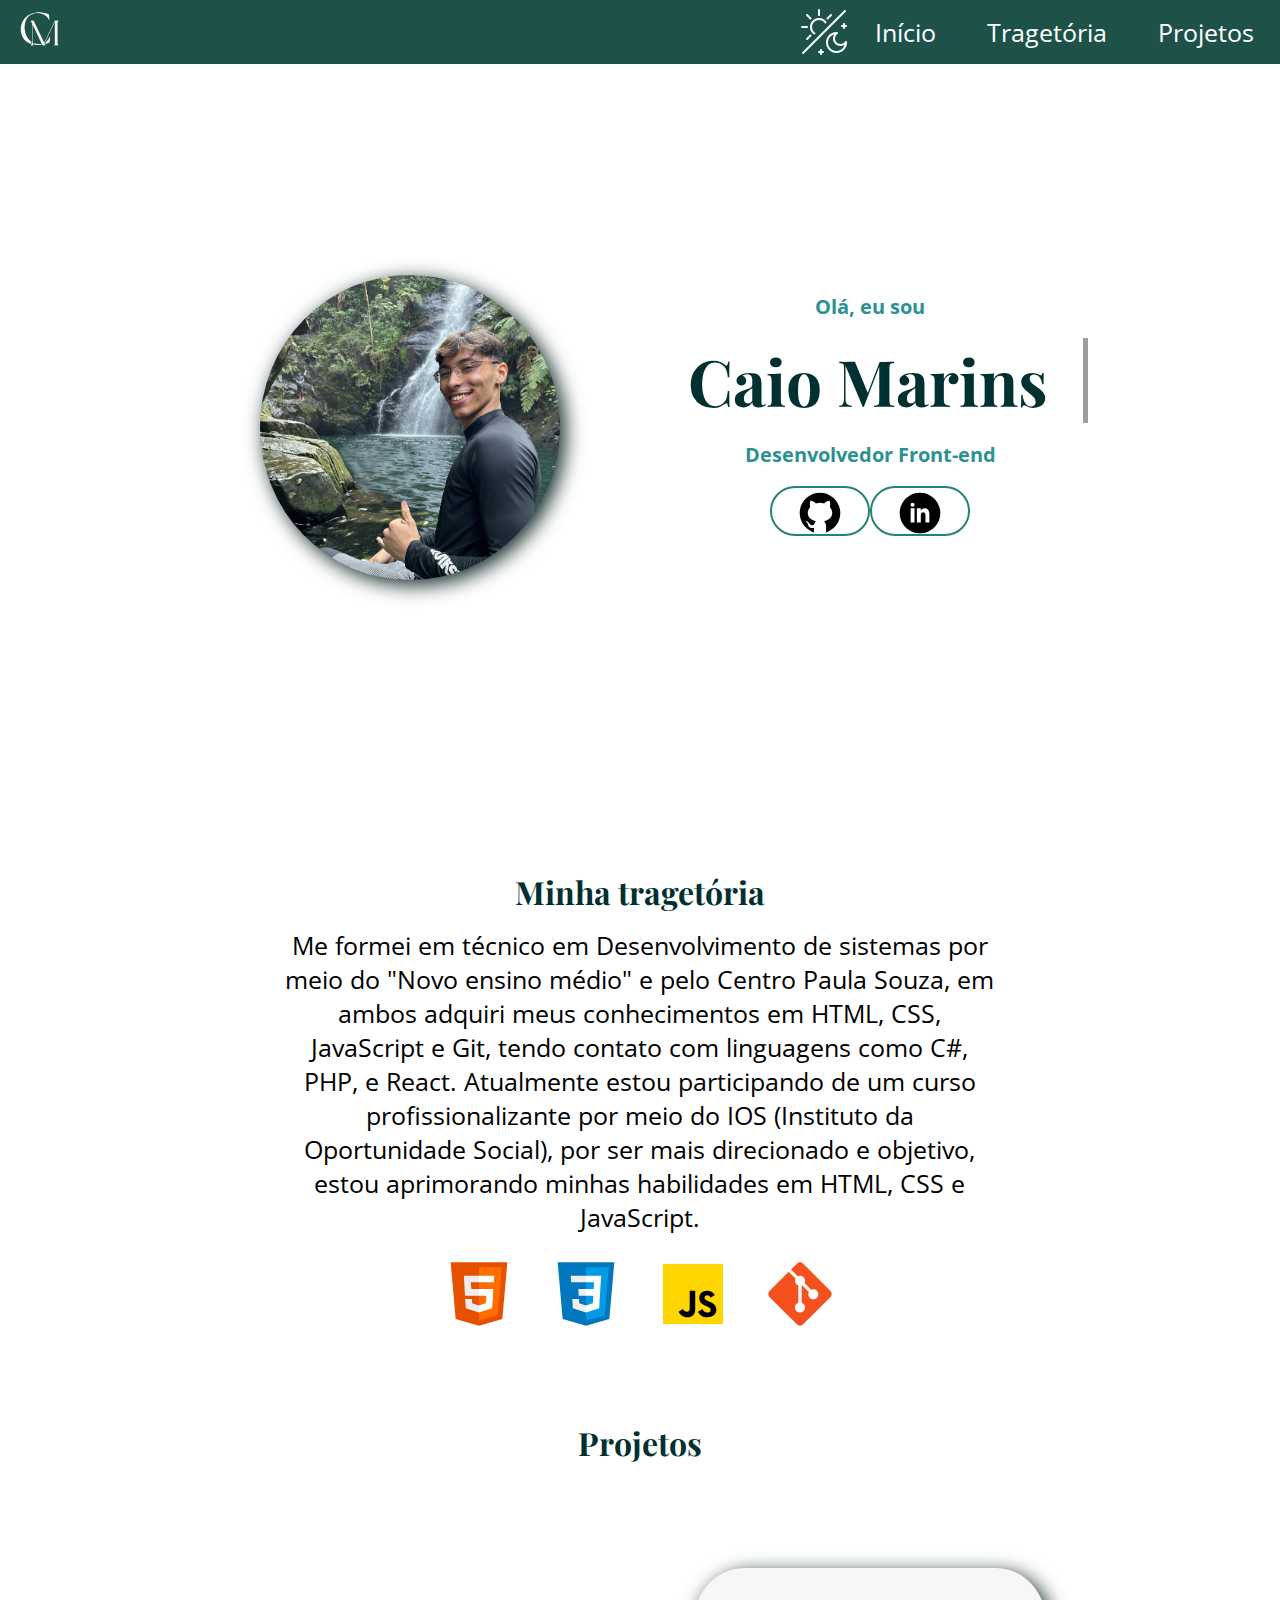
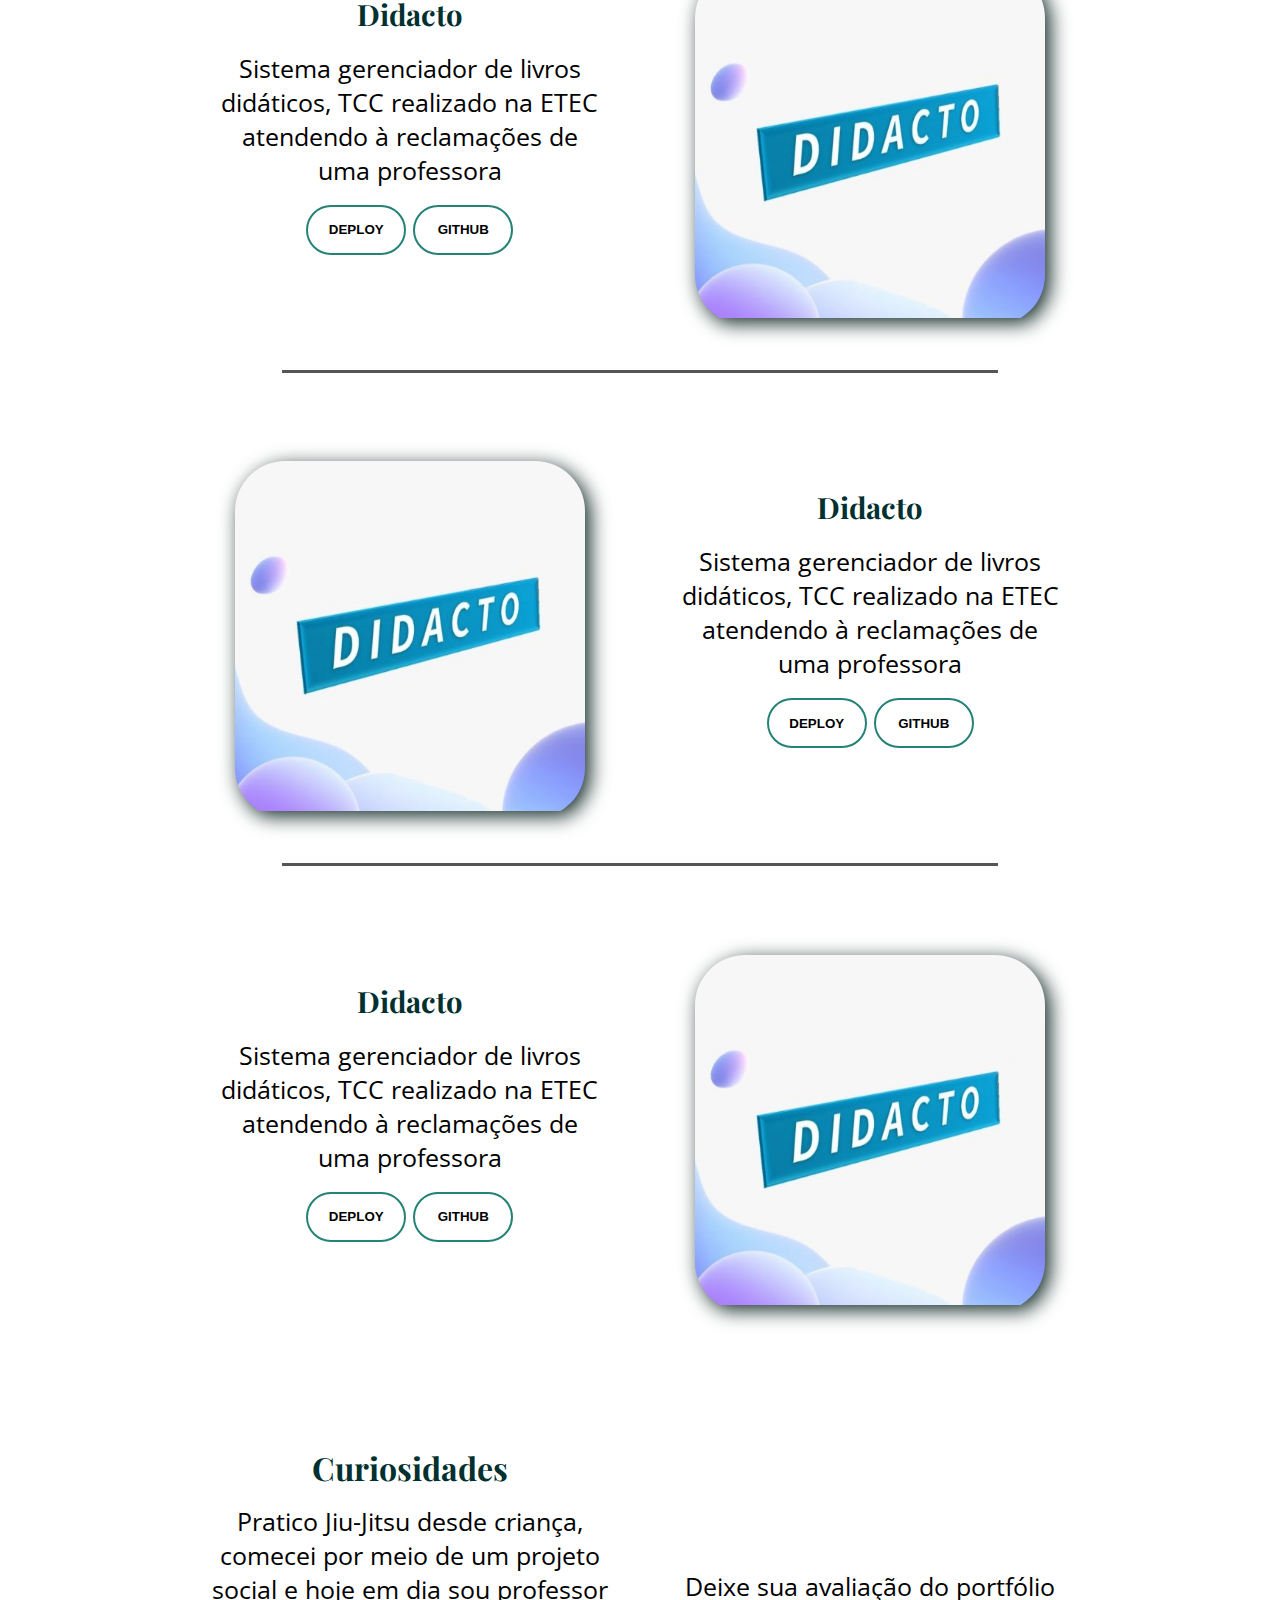
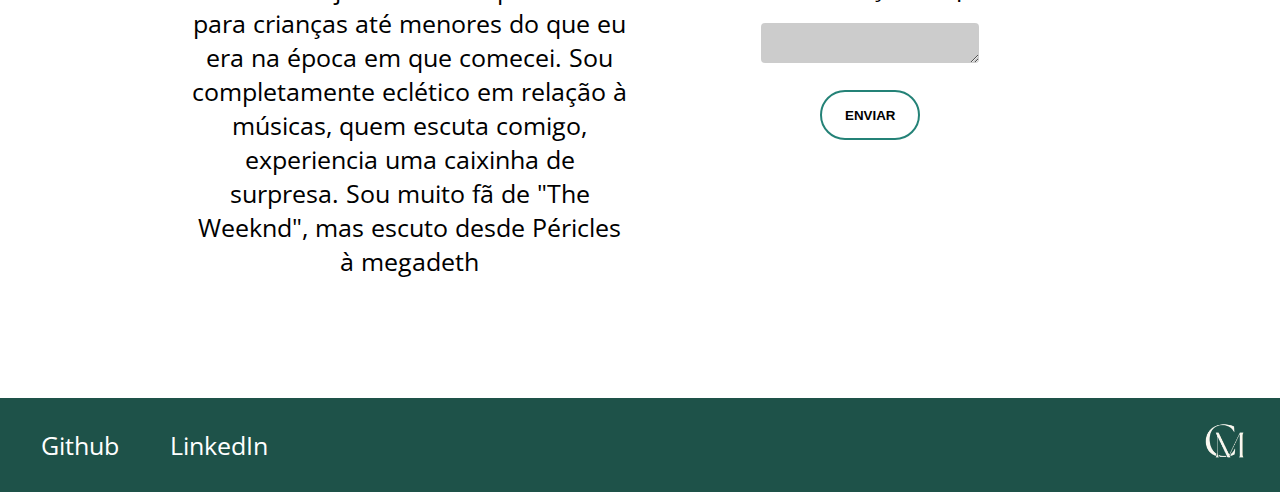
<file: index.html>
<!DOCTYPE html>
<html lang="pt-br">

<head>
    <meta charset="UTF-8">
    <meta name="viewport" content="width=device-width, initial-scale=1.0">
    <title>Caio Marins</title>
    <link rel="stylesheet" href="./css/style.css">
    <link rel="stylesheet" href="./css/mediaquery.css">
    
</head>

<body class="light-mode">
    <header id="home">
        <nav>
            
            <a href="./index.html"><img src="./img/logo.png" class="logo" alt="logo"></a>
            <ul>
                <img src="./img/icons8-dia-e-noite-50.png" id="toggle-dark-mode" alt="icone de mudar tema">
                <li><a href="#home">Início</a></li>
                <li><a href="#tragetoria">Tragetória</a></li>
                <li><a href="#projetos">Projetos</a></li>
                
            </ul>
        </nav>
    </header>
    <main>
        <div class="foto">
            <!-- primeiro quadrante do  grid -->
            <img src="./img/caio.png" alt="foto">
        </div>
        <section id="sobreMim">
            <!-- segundo quadrante do  grid -->
            <p class="dev">Olá, eu sou</p>
            <h1 class="cursor">Caio Marins</h1>
            <p class="dev">Desenvolvedor Front-end
            </p>
            <div id="botoes">
                <button>
                    <a href="https://github.com/CaioMarinss" target="_blank"><svg xmlns="http://www.w3.org/2000/svg" x="0px"
                            y="0px" width="50px" height="50px" viewBox="0 0 64 64">
                            <path
                                d="M32 6C17.641 6 6 17.641 6 32c0 12.277 8.512 22.56 19.955 25.286-.592-.141-1.179-.299-1.755-.479V50.85c0 0-.975.325-2.275.325-3.637 0-5.148-3.245-5.525-4.875-.229-.993-.827-1.934-1.469-2.509-.767-.684-1.126-.686-1.131-.92-.01-.491.658-.471.975-.471 1.625 0 2.857 1.729 3.429 2.623 1.417 2.207 2.938 2.577 3.721 2.577.975 0 1.817-.146 2.397-.426.268-1.888 1.108-3.57 2.478-4.774-6.097-1.219-10.4-4.716-10.4-10.4 0-2.928 1.175-5.619 3.133-7.792C19.333 23.641 19 22.494 19 20.625c0-1.235.086-2.751.65-4.225 0 0 3.708.026 7.205 3.338C28.469 19.268 30.196 19 32 19s3.531.268 5.145.738c3.497-3.312 7.205-3.338 7.205-3.338.567 1.474.65 2.99.65 4.225 0 2.015-.268 3.19-.432 3.697C46.466 26.475 47.6 29.124 47.6 32c0 5.684-4.303 9.181-10.4 10.4 1.628 1.43 2.6 3.513 2.6 5.85v8.557c-.576.181-1.162.338-1.755.479C49.488 54.56 58 44.277 58 32 58 17.641 46.359 6 32 6zM33.813 57.93C33.214 57.972 32.61 58 32 58 32.61 58 33.213 57.971 33.813 57.93zM37.786 57.346c-1.164.265-2.357.451-3.575.554C35.429 57.797 36.622 57.61 37.786 57.346zM32 58c-.61 0-1.214-.028-1.813-.07C30.787 57.971 31.39 58 32 58zM29.788 57.9c-1.217-.103-2.411-.289-3.574-.554C27.378 57.61 28.571 57.797 29.788 57.9z">
                            </path>
                        </svg></a>
                </button>
                <button>
                    <a href="https://www.linkedin.com/in/caio-marins-247633265/" target="_blank">
                        <svg xmlns="http://www.w3.org/2000/svg" x="0px" y="0px" width="50" height="50" viewBox="0 0 64 64">
                            <path
                                d="M32,6C17.641,6,6,17.641,6,32c0,14.359,11.641,26,26,26s26-11.641,26-26C58,17.641,46.359,6,32,6z M25,44h-5V26h5V44z M22.485,24h-0.028C20.965,24,20,22.888,20,21.499C20,20.08,20.995,19,22.514,19c1.521,0,2.458,1.08,2.486,2.499 C25,22.887,24.035,24,22.485,24z M44,44h-5v-9c0-3-1.446-4-3-4c-1.445,0-3,1-3,4v9h-5V26h5v3c0.343-0.981,1.984-3,5-3c4,0,6,3,6,8 V44z">
                            </path>
                        </svg>
                    </a>
                </button>
            </div>

        </section>
        <section id="tragetoria">
            <h2>Minha tragetória</h2>
            <p>Me formei em técnico em Desenvolvimento de sistemas por meio do "Novo ensino médio" e pelo Centro Paula
                Souza, em ambos adquiri meus conhecimentos em HTML, CSS, JavaScript e Git, tendo contato com
                linguagens como C#, PHP, e React.
                Atualmente estou participando de um curso profissionalizante por meio do IOS (Instituto da Oportunidade
                Social), por ser mais direcionado e objetivo, estou aprimorando minhas habilidades em
                HTML, CSS e JavaScript.</p>
            <div class="linguagens">
                <svg xmlns="http://www.w3.org/2000/svg" x="0px" y="0px" width="80" height="80" viewBox="0 0 48 48" class="zoom">
                    <path fill="#E65100" d="M41,5H7l3,34l14,4l14-4L41,5L41,5z"></path>
                    <path fill="#FF6D00" d="M24 8L24 39.9 35.2 36.7 37.7 8z"></path>
                    <path fill="#FFF"
                        d="M24,25v-4h8.6l-0.7,11.5L24,35.1v-4.2l4.1-1.4l0.3-4.5H24z M32.9,17l0.3-4H24v4H32.9z"></path>
                    <path fill="#EEE"
                        d="M24,30.9v4.2l-7.9-2.6L15.7,27h4l0.2,2.5L24,30.9z M19.1,17H24v-4h-9.1l0.7,12H24v-4h-4.6L19.1,17z">
                    </path>
                </svg>
                <svg xmlns="http://www.w3.org/2000/svg" x="0px" y="0px" width="80" height="80" viewBox="0 0 48 48" class="zoom">
                    <path fill="#0277BD" d="M41,5H7l3,34l14,4l14-4L41,5L41,5z"></path>
                    <path fill="#039BE5" d="M24 8L24 39.9 35.2 36.7 37.7 8z"></path>
                    <path fill="#FFF"
                        d="M33.1 13L24 13 24 17 28.9 17 28.6 21 24 21 24 25 28.4 25 28.1 29.5 24 30.9 24 35.1 31.9 32.5 32.6 21 32.6 21z">
                    </path>
                    <path fill="#EEE"
                        d="M24,13v4h-8.9l-0.3-4H24z M19.4,21l0.2,4H24v-4H19.4z M19.8,27h-4l0.3,5.5l7.9,2.6v-4.2l-4.1-1.4L19.8,27z">
                    </path>
                </svg>
                <svg xmlns="http://www.w3.org/2000/svg" x="0px" y="0px" width="80" height="80" viewBox="0 0 48 48" class="zoom">
                    <path fill="#ffd600" d="M6,42V6h36v36H6z"></path>
                    <path fill="#000001"
                        d="M29.538 32.947c.692 1.124 1.444 2.201 3.037 2.201 1.338 0 2.04-.665 2.04-1.585 0-1.101-.726-1.492-2.198-2.133l-.807-.344c-2.329-.988-3.878-2.226-3.878-4.841 0-2.41 1.845-4.244 4.728-4.244 2.053 0 3.528.711 4.592 2.573l-2.514 1.607c-.553-.988-1.151-1.377-2.078-1.377-.946 0-1.545.597-1.545 1.377 0 .964.6 1.354 1.985 1.951l.807.344C36.452 29.645 38 30.839 38 33.523 38 36.415 35.716 38 32.65 38c-2.999 0-4.702-1.505-5.65-3.368L29.538 32.947zM17.952 33.029c.506.906 1.275 1.603 2.381 1.603 1.058 0 1.667-.418 1.667-2.043V22h3.333v11.101c0 3.367-1.953 4.899-4.805 4.899-2.577 0-4.437-1.746-5.195-3.368L17.952 33.029z">
                    </path>
                </svg>
                <svg xmlns="http://www.w3.org/2000/svg" x="0px" y="0px" width="80" height="80" viewBox="0 0 48 48" class="zoom">
                    <path fill="#F4511E"
                        d="M42.2,22.1L25.9,5.8C25.4,5.3,24.7,5,24,5c0,0,0,0,0,0c-0.7,0-1.4,0.3-1.9,0.8l-3.5,3.5l4.1,4.1c0.4-0.2,0.8-0.3,1.3-0.3c1.7,0,3,1.3,3,3c0,0.5-0.1,0.9-0.3,1.3l4,4c0.4-0.2,0.8-0.3,1.3-0.3c1.7,0,3,1.3,3,3s-1.3,3-3,3c-1.7,0-3-1.3-3-3c0-0.5,0.1-0.9,0.3-1.3l-4-4c-0.1,0-0.2,0.1-0.3,0.1v10.4c1.2,0.4,2,1.5,2,2.8c0,1.7-1.3,3-3,3s-3-1.3-3-3c0-1.3,0.8-2.4,2-2.8V18.8c-1.2-0.4-2-1.5-2-2.8c0-0.5,0.1-0.9,0.3-1.3l-4.1-4.1L5.8,22.1C5.3,22.6,5,23.3,5,24c0,0.7,0.3,1.4,0.8,1.9l16.3,16.3c0,0,0,0,0,0c0.5,0.5,1.2,0.8,1.9,0.8s1.4-0.3,1.9-0.8l16.3-16.3c0.5-0.5,0.8-1.2,0.8-1.9C43,23.3,42.7,22.6,42.2,22.1z">
                    </path>
                </svg>
                
            </div>
        </section>
        <section id="projetos">
            <h2>Projetos</h2>

            <div class="item-projeto zoom" id="item1">
                <img src="./img/didacto.jpg" alt="foto do projeto">
            </div>
            <div class="item-texto" id="txt1">
                <h3>Didacto</h3>
                <p>Sistema gerenciador de livros didáticos, TCC realizado na ETEC atendendo à reclamações de uma
                    professora</p>
                <button>
                    <a href="https://livraria-tcc.vercel.app/" target="_blank">Deploy</a> <!-- link do site no ar-->
                </button>
                <button>
                    <a href="https://github.com/CaioMarinss/Livraria-TCC" target="_blank">Github</a>
                    <!-- link do repositorio-->
                </button>
            </div>

            <div class="divider " id="d1"></div>

            <div class="item-projeto zoom" id="item2">
                <img src="./img/didacto.jpg" alt="foto do projeto">
            </div>

            <div class="item-texto" id="txt2">
                <h3>Didacto</h3>
                <p>Sistema gerenciador de livros didáticos, TCC realizado na ETEC atendendo à reclamações de uma
                    professora</p>
                <button>
                    <a href="https://livraria-tcc.vercel.app/" target="_blank">Deploy</a> <!-- link do site no ar-->
                </button>
                <button>
                    <a href="https://github.com/CaioMarinss/Livraria-TCC" target="_blank">Github</a>
                    <!-- link do repositorio-->
                </button>
            </div>

            <div class="divider" id="d2"></div>

            <div class="item-projeto zoom" id="item3">
                <img src="./img/didacto.jpg" alt="foto do projeto">
            </div>
            <div class="item-texto" id="txt3">
                <h3>Didacto</h3>
                <p>Sistema gerenciador de livros didáticos, TCC realizado na ETEC atendendo à reclamações de uma
                    professora</p>
                <button>
                    <a href="https://livraria-tcc.vercel.app/" target="_blank">Deploy</a> <!-- link do site no ar-->
                </button>
                <button>
                    <a href="https://github.com/CaioMarinss/Livraria-TCC" target="_blank">Github</a>
                    <!-- link do repositorio-->
                </button>
            </div>

        </section>
        <section id="curiosidades">
            <h2>Curiosidades</h2>
            <p>Pratico Jiu-Jitsu desde criança, comecei por meio de um projeto social e hoje em dia sou professor para
                crianças até menores do que eu era na época em que comecei.
                Sou completamente eclético em relação à músicas, quem escuta comigo, experiencia uma caixinha de
                surpresa. Sou muito fã de "The Weeknd", mas escuto desde Péricles à megadeth</p>
        </section>
        <section id="contato">

            <form action="https://api.staticforms.xyz/submit" method="post">
                <label for="message">Deixe sua avaliação do portfólio</label> <br>
                <textarea name="message" id="message" cols="30" rows="10" required></textarea><br>
                <button type="submit">Enviar</button>

                <input type="hidden" name="accessKey" value="ad0e48c4-7fee-4f37-896e-e7212d69f35a">
                <input type="hidden" name="redirectTo"
                    value="https://caiomarinss.github.io/portfolio/html/obrigado.html">
            </form>
        </section>
    </main>
    <footer>
        <ul>
            <li><a href="https://github.com/CaioMarinss" target="_blank">Github</a></li>
            <li><a href="https://www.linkedin.com/in/caio-marins-247633265/" target="_blank">LinkedIn</a></li>
        </ul>
        <a href="./index.html"><img src="./img/logo.png" class="logo" alt="logo"></a>
    </footer>
    <script src="./js/main.js"></script>
</body>

</html>
</file>
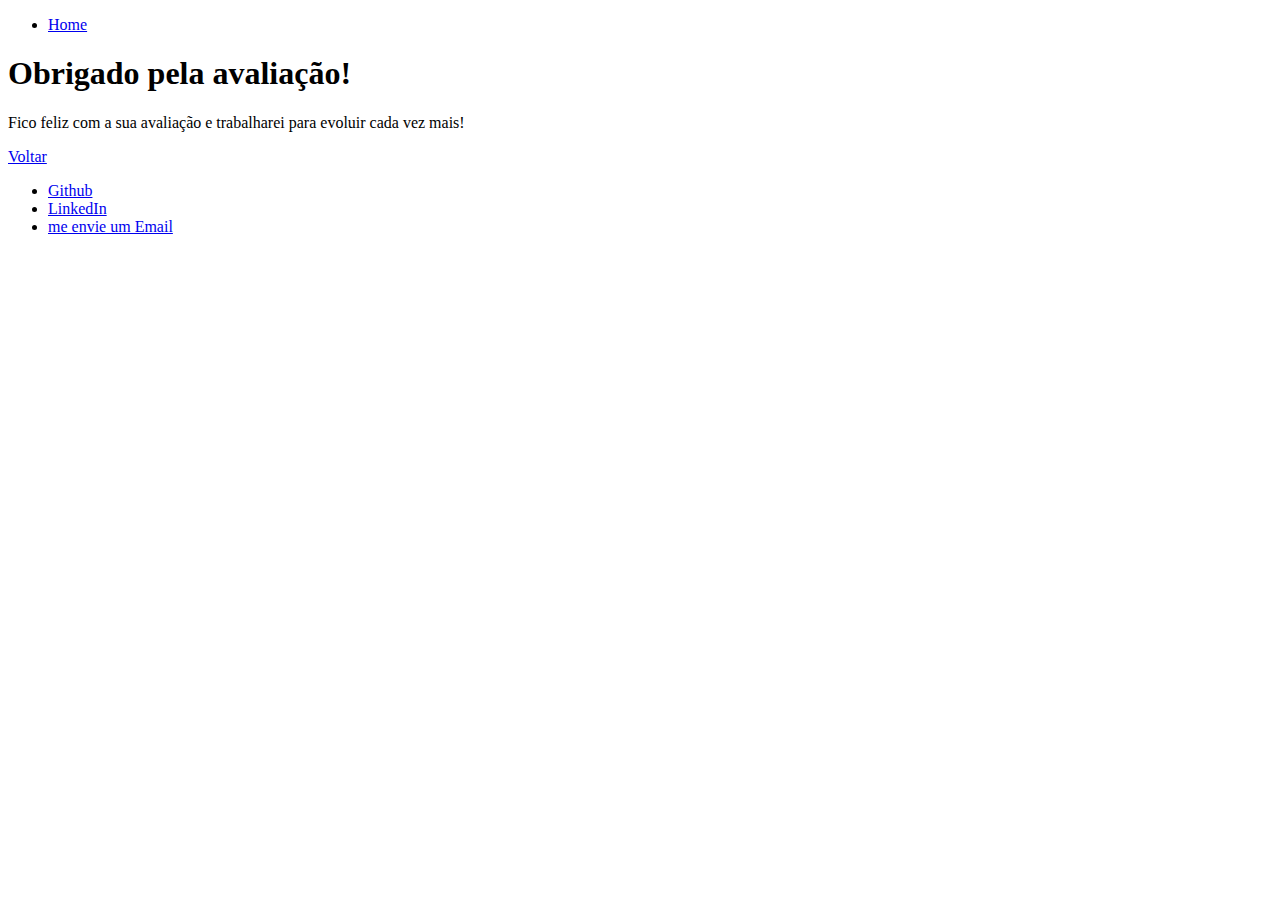
<file: obrigado.html>
<!DOCTYPE html>
<html lang="pt-br">
<head>
    <meta charset="UTF-8">
    <meta name="viewport" content="width=device-width, initial-scale=1.0">
    <title>Obrigado</title>
</head>
<body>
    <header>
        <nav id="home">
            <ul>
                <li><a href="index.html">Home</a></li>
            </ul>
        </nav>
    </header>
    <main>
        <h1>Obrigado pela avaliação!</h1>
        <p>Fico feliz com a sua avaliação e trabalharei para evoluir cada vez mais!</p>
        <a href="index.html">Voltar</a>    
    </main>
    <footer id="contato">
        <ul>
            <li><a href="https://github.com/CaioMarinss" target="_blank">Github</a></li>
            <li><a href="https://www.linkedin.com/in/caio-marins-247633265/" target="_blank">LinkedIn</a></li>
            <li><a href="mailto:caio.marins011@gmail.com">me envie um Email</a></li>
        </ul>
    </footer>
</body>
</html>
</file>
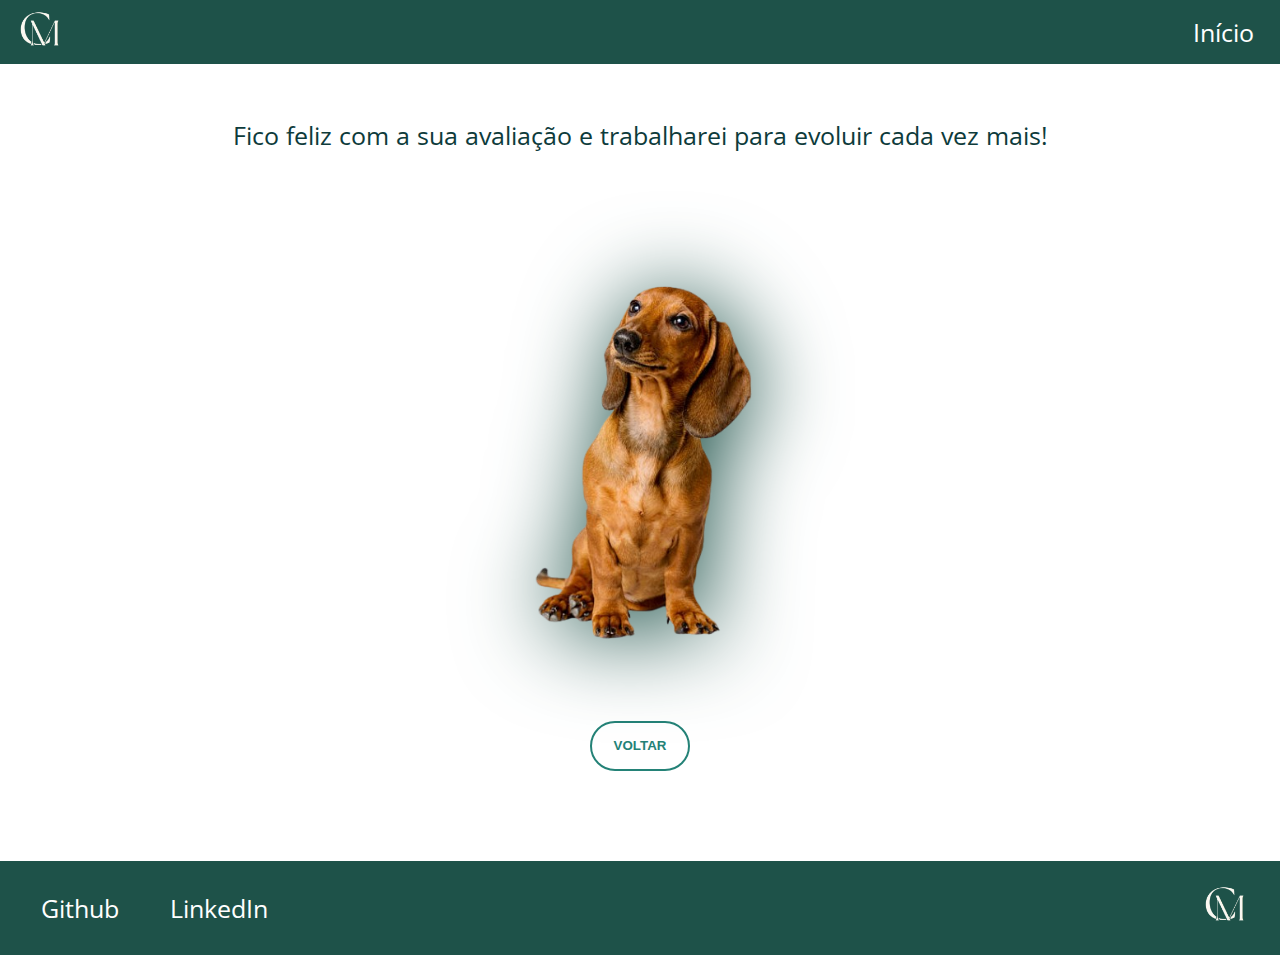
<file: html/obrigado.html>
<!DOCTYPE html>
<html lang="pt-br">

<head>
    <meta charset="UTF-8">
    <meta name="viewport" content="width=device-width, initial-scale=1.0">
    <title>Obrigado</title>
    <link rel="stylesheet" href="../css/style.css">
    <link rel="stylesheet" href="../css/obrigado.css">
    <link rel="stylesheet" href="../css/mediaquery.css">
</head>

<body>
    <header>
        <nav id="home">
            <a href="../index.html"><img src="../img/logo.png" class="logo" alt="logo"></a>
            <ul>
                <li><a href="../index.html">Início</a></li>
            </ul>
        </nav>
    </header>
    <main>
        <h2>Obrigado pela avaliação!</h2>
        <p>Fico feliz com a sua avaliação e trabalharei para evoluir cada vez mais!</p>
        <img id="salsicha" src="../img/salsicha.png" alt="cachorro salsicha">
        <a href="../index.html"><button>Voltar</button></a>
    </main>
    <footer>
        <ul>
            <li><a href="https://github.com/CaioMarinss" target="_blank">Github</a></li>
            <li><a href="https://www.linkedin.com/in/caio-marins-247633265/" target="_blank">LinkedIn</a></li>
        </ul>
        <a href="../index.html"><img src="../img/logo.png" class="logo" alt="logo"></a>
    </footer>
</body>

</html>
</file>
<file: css/style.css>
@import url('https://fonts.googleapis.com/css2?family=Open+Sans:ital,wght@0,300..800;1,300..800&family=Playfair+Display:ital,wght@0,400..900;1,400..900&display=swap');

* {
    margin: 0;
    padding: 0;
    box-sizing: border-box;
    /* cores de background */
    --background-light: #1e5249;
    --background-body-light: #ffffff;
    --background-button-light: white;
    /* cores de texto */
    --titles-color-light: #013030;
    --p-color-light: #2e9191;
    --details-color-light: white;
    /* demais */
    --sombras-light: #0e2723;
    --button-border-light: rgba(36, 130, 119, 1);
}

/* Light Mode - padrão */
body.light-mode {
    transition: background-color .6s ease, color .6s ease;

    background-color: #ffffff;
    color: #000000;

    header {
        background-color: var(--background-body-light);
    }

    button {
        background-color: var(--background-button-light);
        color: #000;
    }

    #toggle-dark-mode{
        filter: invert(1) brightness(100%);
    }
}


/* Dark Mode */
body.dark-mode {
    background-color: var(--sombras-light);
    color: #ffffff;
    transition: background-color .6s ease, color .6s ease;

    header {
        background-color: #1e1e1e;
    }

    button {
        color: var(--titles-color-light);
        background-color: var(--p-color-light);
        border-color: #ffffff;
    }

    h1{
        color: #00a88c;
    }

    h2,
    h3 {
        color: var(--p-color-light);
    }

    textarea {
        background-color: #0e3b3b;
    }

}


#botoes{
    display: flex;
    justify-content: center;
    align-items: center;
}

body {
    display: flex;
    flex-direction: column;
    flex: 1;
    background-color: var(--background-body-light);
    color: #0e3b3b;
    font-family: "Open Sans", sans-serif;
    font-size: 25px;
}

nav {
    position: fixed;
    width: 100vw;
    display: flex;
    background-color: var(--background-light);
    justify-content: space-between;
    align-items: center;
    z-index: 1;

}

ul {
    display: flex;
    align-items: center;
}

main {
    display: grid;
    gap: 5vh 25px;
    margin: 0 auto 10vh;
    width: 70vw;
    grid-template-columns: repeat(2, 1fr);
    grid-template-rows: 90vh 1fr auto 1fr;
    text-align: center;
    align-items: center;

    .foto {
        display: flex;
        flex-direction: column;
        align-items: center;
        justify-content: center;

        img {
            max-width: 450px;
            border-radius: 100%;
            filter: drop-shadow(5px 5px 10px var(--sombras-light));
        }
    }

    /* posições no grid */
    #sobreMim {
        grid-area: 1 / 2 / 2 / 3;
    }

    #tragetoria {
        grid-area: 2 / 1 / 3 / 3;
    }

    #projetos {
        grid-area: 3 / 1 / 4 / 3;
    }
}

footer {
    background-color: var(--background-light);
    padding: 15px;
    color: var(--details-color-light);
    display: flex;
    justify-content: space-between;
    align-items: center;

    .logo {
        margin-right: 20px;
    }
}


h1,
h2,
h3 {
    color: var(--titles-color-light);
    font-family: "Playfair Display", serif;
}

h1 {
    font-size: 4rem;
    animation:
        saltos 5s steps(30) 1s 1 normal both,
        piscapisca 700ms infinite normal;
}

h2 {
    font-size: 2rem;
    margin: 15px auto;

}

a {
    text-decoration: none;
    color: var(--details-color-light);

}

li {
    display: inline;
    margin: 15px 2vw;

}
#toggle-dark-mode{
    cursor: pointer;
}
button {

    display: inline-block;
    cursor: pointer;
    border-radius: 500px;
    border: 2px solid var(--button-border-light);
    min-width: 100px;
    text-transform: uppercase;
    font-weight: 700;
    text-align: center;
    background-color: var(--background-button-light);
    height: 50px;
    color: var(--button-border-light);

    &:hover {
        transition: transform .2s;
        transform: scale(1.2);
    }

}

textarea {

    width: 50%;
    height: 40px;
    border-radius: 4px;
    border: none;
    background-color: rgba(0, 0, 0, .2);
    color: rgb(36, 35, 42);
    margin: 20px auto;
    transition: all 0.1s ease;
}

#tragetoria {
    width: 80%;
    margin: 0 auto;
}

#projetos {
    display: grid;
    grid-template-columns: repeat(2, 1fr);
    grid-template-rows: auto 1fr auto 1fr auto 1fr;
    grid-template-areas:
        "h2 h2"
        "item2 item1"
        "divider1 divider1"
        "item3 item4    "
        "divider2 divider2"
        "item6 item5"
    ;
    gap: 5vh 25px;
    margin: 0 auto 5vh;
    align-items: center;

    .item-projeto {
        border-radius: 50px;
        overflow: hidden;
        margin: 10% auto 0;
        filter: drop-shadow(5px 5px 10px var(--sombras-light));

        img {
            max-width: 350px;
            max-height: 350px;
        }

    }

    .item-texto {
        padding: 5%;
        margin: 0 auto;

        button a {
            color: #000;
            font-weight: 750;
        }

    }

    #item1 {
        grid-area: item1;
    }

    #txt1 {
        grid-area: item2;
    }

    #item2 {
        grid-area: item3;
    }

    #txt2 {
        grid-area: item4;
    }

    #item3 {
        grid-area: item5;
    }

    #txt3 {
        grid-area: item6;
    }

    & .divider {
        grid-column: 1/3;
        height: 3px;
        width: 80%;
        background-color: rgb(85, 85, 85);
        margin: 0 auto;
    }

    & #d1 {
        grid-column: 1/3;
        grid-area: divider1;
    }

    & #d2 {
        grid-column: 1/3;
        grid-area: divider2;
    }

    p {
        margin: 2vh auto;
    }

    h2 {
        grid-column: 1/3;
    }

}

.zoom {
    &:hover {
        transition: transform .2s;
        transform: scale(1.1);
    }
}

.logo {
    max-width: 50px;
    height: 40px;
    margin-left: 20px;
}

.dev {
    font-weight: 700;
    color: var(--p-color-light);
    position: relative;
    margin: 2vh auto;
    width: 80%;

}

.linguagens {
    svg {

        margin: 20px 10px;
    }
}

.cursor {
    position: relative;
    margin: 0 auto;
    border-right: 5px solid rgba(124, 124, 124, 0.75);
    white-space: nowrap;
    overflow: hidden;
}

/* animações */
@keyframes saltos {
    from {
        width: 0;
    }

    to {
        width: 100%;
    }
}

@keyframes piscapisca {
    from {
        border-right-color: rgba(124, 124, 124, 0.75);
    }

    to {
        border-right-color: transparent;
    }
}
</file>
<file: css/mediaquery.css>
/* media queryes */
@media (max-width: 1300px) {
    main {
        & .foto {
            & img {
                margin-top: 5vh;
                max-width: 300px;
            }
        }

        & .dev {
            font-size: 20px;
        }
    }
}

@media (max-width: 1100px) {
    nav {
        position: relative;
    }

    main {
        display: inline;

        & .foto {
            & img {
                max-width: 250px;
            }
        }

        & h1 {
            font-size: 3.5rem;
        }

        & section {
            margin: 10% auto;
        }

        & #projetos {
            display: inline;

            & .item-projeto>img {
                border-radius: 50px;
                max-width: 300px;
                max-height: 300px;
            }
        }
    }

    body {
        font-size: 20px;
    }
}

@media (max-width: 600px) {
    main {
        & .foto>img {
            max-width: 200px;
        }

        & h1 {
            font-size: 2.5rem;
        }
        & #projetos {
            display: inline;
    
            & .item-projeto > img {
                border-radius: 50px;
                max-width: 200px;
                max-height: 200px;
            }
        }
    }
    
    body {
        font-size: 15px;
    }

    #salsicha {
        max-width: 255px;
    }
}
</file>
<file: css/obrigado.css>
body{
    display: flex;
    flex-direction: column;
    min-height: 100vh;
}
main{
    display: flex;
    flex-direction: column;
    flex: 1; 
}


#salsicha{
    max-width: 355px;
    filter: drop-shadow(5px 5px 45px #1e5249);
}
</file>
